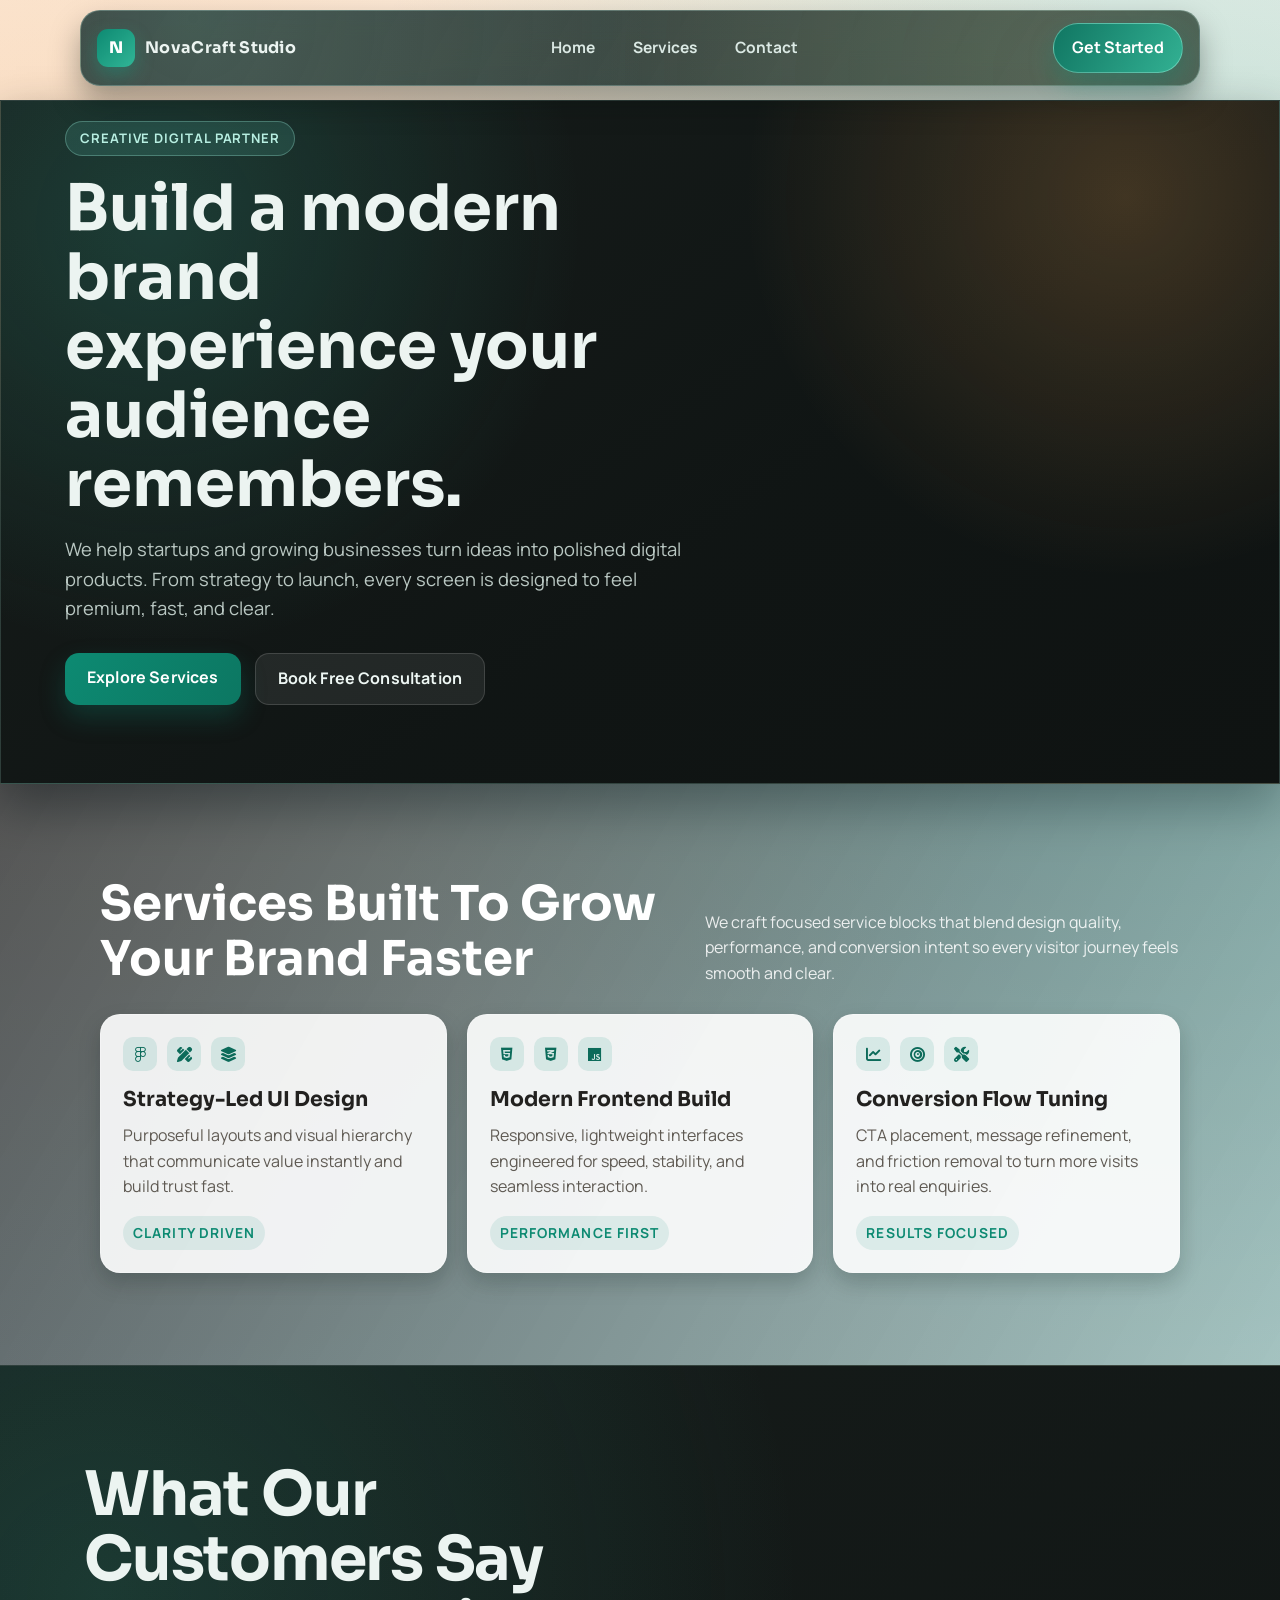
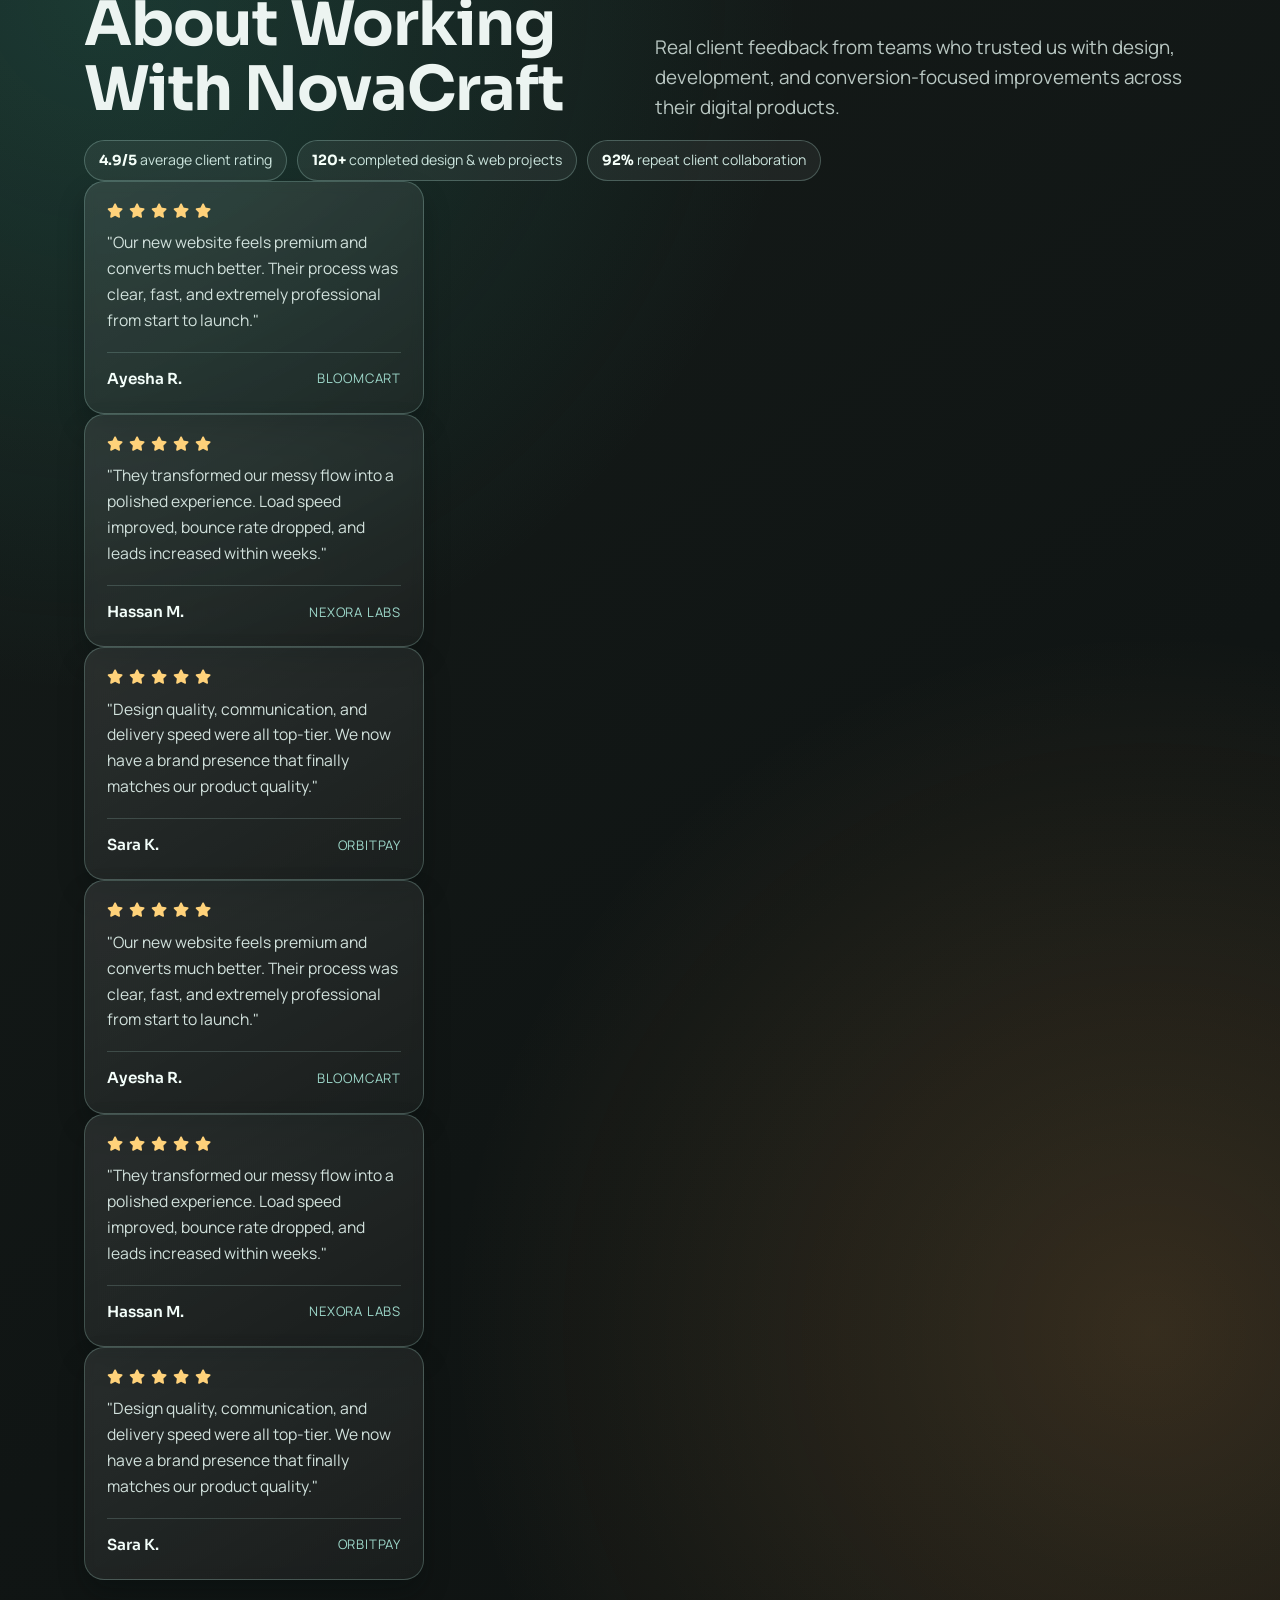
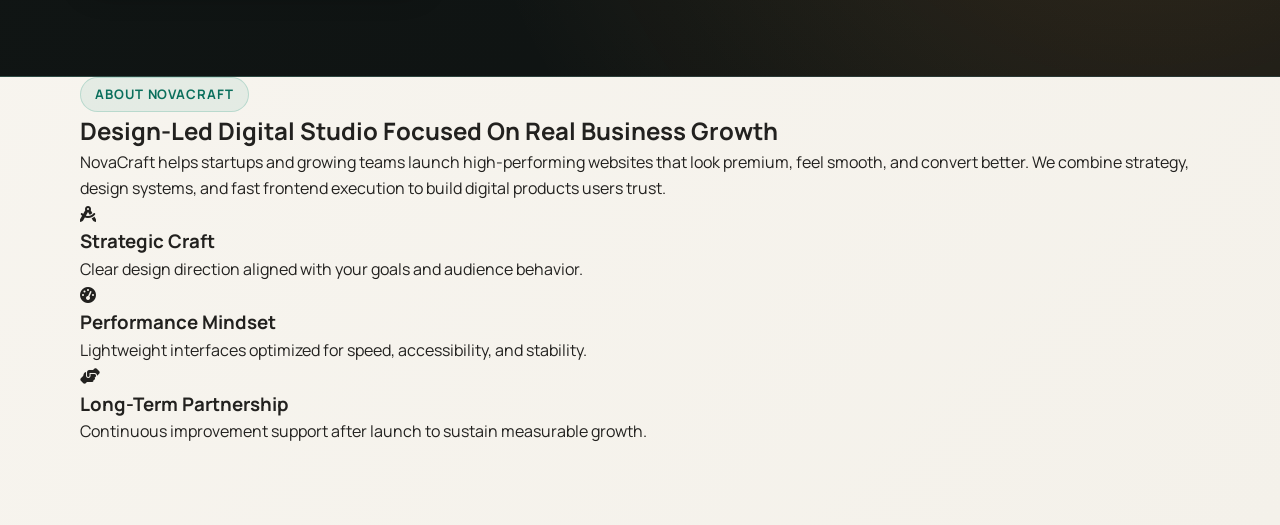
<file: index.html>
<!DOCTYPE html>
<html lang="en">
<head>
  <meta charset="UTF-8" />
  <meta name="viewport" content="width=device-width, initial-scale=1.0" />
  <title>NovaCraft Studio</title>
  <link rel="preconnect" href="https://fonts.googleapis.com" />
  <link rel="preconnect" href="https://fonts.gstatic.com" crossorigin />
  <link href="https://fonts.googleapis.com/css2?family=Manrope:wght@400;500;600;700;800&family=Sora:wght@500;600;700&display=swap" rel="stylesheet" />
  <link rel="stylesheet" href="https://cdnjs.cloudflare.com/ajax/libs/font-awesome/6.5.2/css/all.min.css" />
  <link rel="stylesheet" href="style.css" />
</head>
<body>
  <main class="page">
    <header class="site-header">
      <nav class="nav" aria-label="Primary">
        <a class="brand" href="#hero">
          <span class="brand-mark">N</span>
          <span>NovaCraft Studio</span>
        </a>
        <div class="nav-links">
          <a href="#hero">Home</a>
          <a href="#services">Services</a>
          <a href="#contact">Contact</a>
        </div>
        <a class="nav-cta" href="#contact">Get Started</a>
      </nav>
    </header>

    <section class="hero" id="hero">
      <span class="eyebrow">Creative Digital Partner</span>
      <h1>Build a modern brand experience your audience remembers.</h1>
      <p>
        We help startups and growing businesses turn ideas into polished digital products.
        From strategy to launch, every screen is designed to feel premium, fast, and clear.
      </p>
      <div class="hero-actions">
        <a class="btn btn-primary" href="#services">Explore Services</a>
        <a class="btn btn-secondary" href="#" data-open-auth="signup">Book Free Consultation</a>
      </div>
    </section>

    <section class="services" id="services">
      <div class="services-inner">
        <div class="services-head">
          <h2>Services Built To Grow Your Brand Faster</h2>
          <p>
            We craft focused service blocks that blend design quality, performance,
            and conversion intent so every visitor journey feels smooth and clear.
          </p>
        </div>

        <div class="grid">
          <article class="card">
            <div class="card-tools">
              <i class="fa-brands fa-figma" aria-hidden="true"></i>
              <i class="fa-solid fa-pen-ruler" aria-hidden="true"></i>
              <i class="fa-solid fa-layer-group" aria-hidden="true"></i>
            </div>
            <h3>Strategy-Led UI Design</h3>
            <p>Purposeful layouts and visual hierarchy that communicate value instantly and build trust fast.</p>
            <strong>Clarity Driven</strong>
          </article>
          <article class="card">
            <div class="card-tools">
              <i class="fa-brands fa-html5" aria-hidden="true"></i>
              <i class="fa-brands fa-css3-alt" aria-hidden="true"></i>
              <i class="fa-brands fa-js" aria-hidden="true"></i>
            </div>
            <h3>Modern Frontend Build</h3>
            <p>Responsive, lightweight interfaces engineered for speed, stability, and seamless interaction.</p>
            <strong>Performance First</strong>
          </article>
          <article class="card">
            <div class="card-tools">
              <i class="fa-solid fa-chart-line" aria-hidden="true"></i>
              <i class="fa-solid fa-bullseye" aria-hidden="true"></i>
              <i class="fa-solid fa-screwdriver-wrench" aria-hidden="true"></i>
            </div>
            <h3>Conversion Flow Tuning</h3>
            <p>CTA placement, message refinement, and friction removal to turn more visits into real enquiries.</p>
            <strong>Results Focused</strong>
          </article>
        </div>
      </div>
    </section>

    <section class="reviews" id="reviews">
      <div class="reviews-inner">
        <div class="reviews-head">
          <h2>What Our Customers Say About Working With NovaCraft</h2>
          <p>
            Real client feedback from teams who trusted us with design, development,
            and conversion-focused improvements across their digital products.
          </p>
        </div>
        <div class="reviews-summary">
          <span><strong>4.9/5</strong> average client rating</span>
          <span><strong>120+</strong> completed design & web projects</span>
          <span><strong>92%</strong> repeat client collaboration</span>
        </div>

        <div class="reviews-grid">
          <article class="review-card">
            <div class="review-stars">
              <i class="fa-solid fa-star" aria-hidden="true"></i>
              <i class="fa-solid fa-star" aria-hidden="true"></i>
              <i class="fa-solid fa-star" aria-hidden="true"></i>
              <i class="fa-solid fa-star" aria-hidden="true"></i>
              <i class="fa-solid fa-star" aria-hidden="true"></i>
            </div>
            <p>
              "Our new website feels premium and converts much better. Their process was clear,
              fast, and extremely professional from start to launch."
            </p>
            <div class="review-meta">
              <span class="reviewer">Ayesha R.</span>
              <span class="company">BloomCart</span>
            </div>  
          </article>

            <article class="review-card">
              <div class="review-stars">
                <i class="fa-solid fa-star" aria-hidden="true"></i>
                <i class="fa-solid fa-star" aria-hidden="true"></i>
                <i class="fa-solid fa-star" aria-hidden="true"></i>
                <i class="fa-solid fa-star" aria-hidden="true"></i>
                <i class="fa-solid fa-star" aria-hidden="true"></i>
              </div>
              <p>
                "They transformed our messy flow into a polished experience. Load speed improved,
                bounce rate dropped, and leads increased within weeks."
              </p>
              <div class="review-meta">
                <span class="reviewer">Hassan M.</span>
                <span class="company">Nexora Labs</span>
              </div>
            </article>

            <article class="review-card">
              <div class="review-stars">
                <i class="fa-solid fa-star" aria-hidden="true"></i>
                <i class="fa-solid fa-star" aria-hidden="true"></i>
                <i class="fa-solid fa-star" aria-hidden="true"></i>
                <i class="fa-solid fa-star" aria-hidden="true"></i>
                <i class="fa-solid fa-star" aria-hidden="true"></i>
              </div>
              <p>
                "Design quality, communication, and delivery speed were all top-tier.
                We now have a brand presence that finally matches our product quality."
              </p>
              <div class="review-meta">
                <span class="reviewer">Sara K.</span>
                <span class="company">OrbitPay</span>
              </div>
            </article>

            <article class="review-card" aria-hidden="true">
              <div class="review-stars">
                <i class="fa-solid fa-star" aria-hidden="true"></i>
                <i class="fa-solid fa-star" aria-hidden="true"></i>
                <i class="fa-solid fa-star" aria-hidden="true"></i>
                <i class="fa-solid fa-star" aria-hidden="true"></i>
                <i class="fa-solid fa-star" aria-hidden="true"></i>
              </div>
              <p>
                "Our new website feels premium and converts much better. Their process was clear,
                fast, and extremely professional from start to launch."
              </p>
              <div class="review-meta">
                <span class="reviewer">Ayesha R.</span>
                <span class="company">BloomCart</span>
              </div>
            </article>

            <article class="review-card" aria-hidden="true">
              <div class="review-stars">
                <i class="fa-solid fa-star" aria-hidden="true"></i>
                <i class="fa-solid fa-star" aria-hidden="true"></i>
                <i class="fa-solid fa-star" aria-hidden="true"></i>
                <i class="fa-solid fa-star" aria-hidden="true"></i>
                <i class="fa-solid fa-star" aria-hidden="true"></i>
              </div>
              <p>
                "They transformed our messy flow into a polished experience. Load speed improved,
                bounce rate dropped, and leads increased within weeks."
              </p>
              <div class="review-meta">
                <span class="reviewer">Hassan M.</span>
                <span class="company">Nexora Labs</span>
              </div>
            </article>

            <article class="review-card" aria-hidden="true">
              <div class="review-stars">
                <i class="fa-solid fa-star" aria-hidden="true"></i>
                <i class="fa-solid fa-star" aria-hidden="true"></i>
                <i class="fa-solid fa-star" aria-hidden="true"></i>
                <i class="fa-solid fa-star" aria-hidden="true"></i>
                <i class="fa-solid fa-star" aria-hidden="true"></i>
              </div>
              <p>
                "Design quality, communication, and delivery speed were all top-tier.
                We now have a brand presence that finally matches our product quality."
              </p>
              <div class="review-meta">
                <span class="reviewer">Sara K.</span>
                <span class="company">OrbitPay</span>
              </div>
            </article>
          </div>
        </div>
      </div>
    </section>

    <section class="about-novacraft" id="about-novacraft">
      <div class="about-novacraft-inner">
        <div class="about-copy">
          <span class="eyebrow">About NovaCraft</span>
          <h2>Design-Led Digital Studio Focused On Real Business Growth</h2>
          <p>
            NovaCraft helps startups and growing teams launch high-performing websites that look premium,
            feel smooth, and convert better. We combine strategy, design systems, and fast frontend execution
            to build digital products users trust.
          </p>
        </div>
        <div class="about-pillars">
          <article class="pillar">
            <i class="fa-solid fa-compass-drafting" aria-hidden="true"></i>
            <h3>Strategic Craft</h3>
            <p>Clear design direction aligned with your goals and audience behavior.</p>
          </article>
          <article class="pillar">
            <i class="fa-solid fa-gauge-high" aria-hidden="true"></i>
            <h3>Performance Mindset</h3>
            <p>Lightweight interfaces optimized for speed, accessibility, and stability.</p>
          </article>
          <article class="pillar">
            <i class="fa-solid fa-handshake-angle" aria-hidden="true"></i>
            <h3>Long-Term Partnership</h3>
            <p>Continuous improvement support after launch to sustain measurable growth.</p>
          </article>
        </div>
      </div>
    </section>
  </main>

  <div id="authModal" class="auth-modal" aria-hidden="true">
    <button type="button" class="auth-modal-backdrop" data-close-auth aria-label="Close authentication popup"></button>
    <section class="auth-modal-card" role="dialog" aria-modal="true" aria-labelledby="authTitle">
      <button type="button" class="auth-close" data-close-auth aria-label="Close">&times;</button>

      <div class="auth-tabs" role="tablist" aria-label="Authentication tabs">
        <button type="button" class="auth-tab active" data-auth-view="signin" role="tab" aria-selected="true">Sign In</button>
        <button type="button" class="auth-tab" data-auth-view="signup" role="tab" aria-selected="false">Sign Up</button>
      </div>

      <div class="auth-panel" data-auth-panel="signin">
        <h2 id="authTitle">Welcome Back</h2>
        <p class="auth-subtext">Login karein aur apna project dashboard access karein.</p>

        <form id="signinForm" class="auth-form" novalidate>
          <div class="input-group">
            <label for="signinEmail">Email Address</label>
            <input id="signinEmail" name="email" type="email" autocomplete="email" required />
          </div>

          <div class="input-group">
            <label for="signinPassword">Password</label>
            <input id="signinPassword" name="password" type="password" autocomplete="current-password" required />
          </div>

          <button class="btn btn-primary" type="submit">Sign In</button>
        </form>

        <p id="signinMessage" class="form-message" role="status" aria-live="polite"></p>
        <p class="auth-foot">New user? <button type="button" class="auth-switch" data-switch-auth="signup">Create account</button></p>
      </div>

      <div class="auth-panel hidden" data-auth-panel="signup">
        <h2>Create Account</h2>
        <p class="auth-subtext">NovaCraft par account bana kar journey start karein.</p>

        <form id="signupForm" class="auth-form" novalidate>
          <div class="input-group">
            <label for="signupName">Full Name</label>
            <input id="signupName" name="name" type="text" autocomplete="name" required />
          </div>

          <div class="input-group">
            <label for="signupEmail">Email Address</label>
            <input id="signupEmail" name="email" type="email" autocomplete="email" required />
          </div>

          <div class="input-group">
            <label for="signupPassword">Password</label>
            <input id="signupPassword" name="password" type="password" minlength="6" autocomplete="new-password" required />
          </div>

          <div class="input-group">
            <label for="signupConfirmPassword">Confirm Password</label>
            <input id="signupConfirmPassword" name="confirmPassword" type="password" minlength="6" autocomplete="new-password" required />
          </div>

          <button class="btn btn-primary" type="submit">Sign Up</button>
        </form>

        <p id="signupMessage" class="form-message" role="status" aria-live="polite"></p>
        <p class="auth-foot">Already have an account? <button type="button" class="auth-switch" data-switch-auth="signin">Sign in</button></p>
      </div>
    </section>
  </div>

  <script src="script.js"></script>
</body>
</html>
</file>
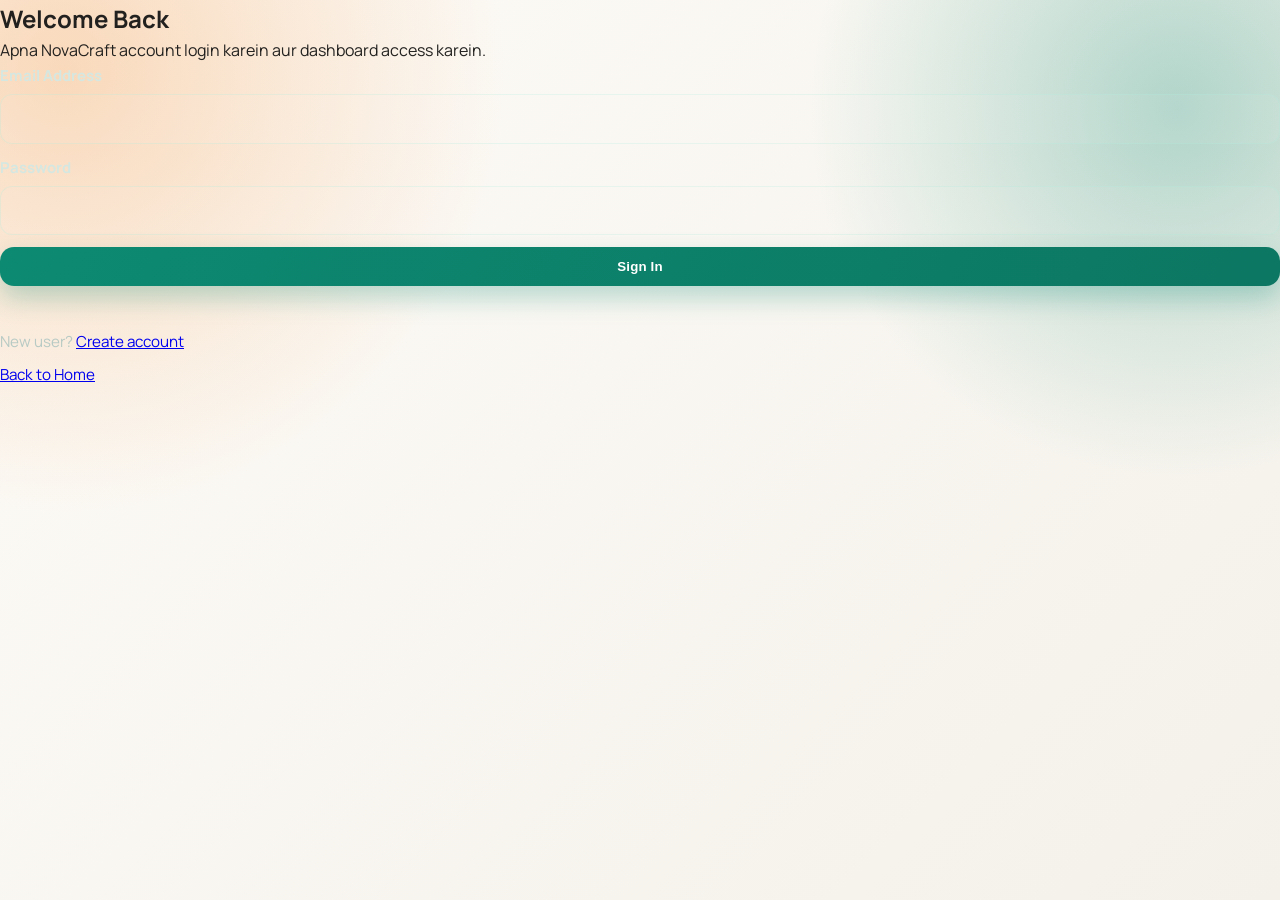
<file: signin.html>
<!DOCTYPE html>
<html lang="en">
<head>
  <meta charset="UTF-8" />
  <meta name="viewport" content="width=device-width, initial-scale=1.0" />
  <title>Sign In | NovaCraft</title>
  <link rel="preconnect" href="https://fonts.googleapis.com" />
  <link rel="preconnect" href="https://fonts.gstatic.com" crossorigin />
  <link href="https://fonts.googleapis.com/css2?family=Manrope:wght@400;500;600;700;800&family=Sora:wght@500;600;700&display=swap" rel="stylesheet" />
  <link rel="stylesheet" href="style.css" />
</head>
<body>
  <main class="auth-page">
    <section class="auth-card" aria-labelledby="signin-title">
      <h1 id="signin-title">Welcome Back</h1>
      <p>Apna NovaCraft account login karein aur dashboard access karein.</p>

      <form id="signinForm" class="auth-form" novalidate>
        <div class="input-group">
          <label for="signinEmail">Email Address</label>
          <input id="signinEmail" name="email" type="email" autocomplete="email" required />
        </div>

        <div class="input-group">
          <label for="signinPassword">Password</label>
          <input id="signinPassword" name="password" type="password" autocomplete="current-password" required />
        </div>

        <button class="btn btn-primary" type="submit">Sign In</button>
      </form>

      <p id="signinMessage" class="form-message" role="status" aria-live="polite"></p>

      <p class="auth-foot">New user? <a href="signup.html">Create account</a></p>
      <p class="auth-foot"><a href="index.html">Back to Home</a></p>
    </section>
  </main>

  <script src="script.js"></script>
</body>
</html>
</file>
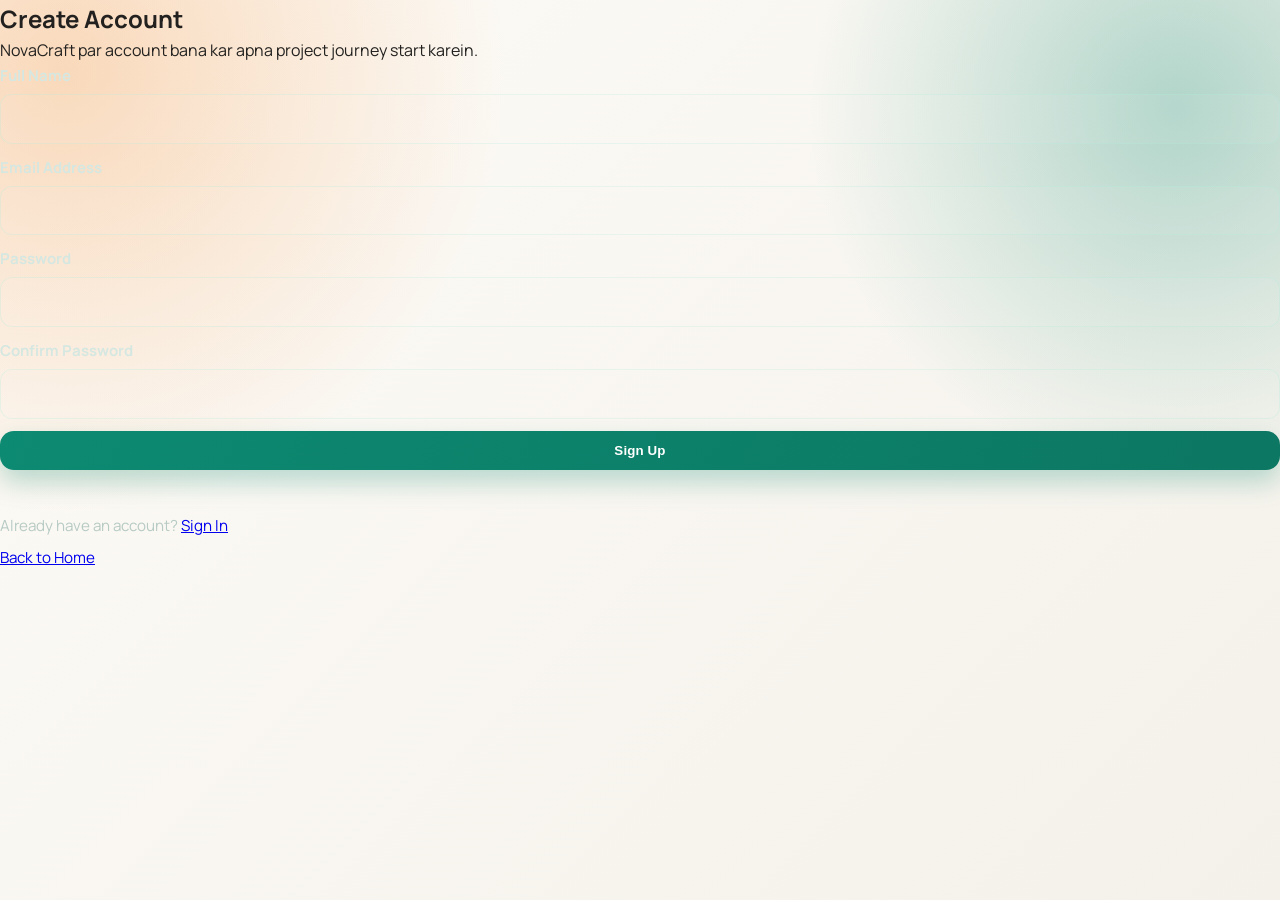
<file: signup.html>
<!DOCTYPE html>
<html lang="en">
<head>
  <meta charset="UTF-8" />
  <meta name="viewport" content="width=device-width, initial-scale=1.0" />
  <title>Sign Up | NovaCraft</title>
  <link rel="preconnect" href="https://fonts.googleapis.com" />
  <link rel="preconnect" href="https://fonts.gstatic.com" crossorigin />
  <link href="https://fonts.googleapis.com/css2?family=Manrope:wght@400;500;600;700;800&family=Sora:wght@500;600;700&display=swap" rel="stylesheet" />
  <link rel="stylesheet" href="style.css" />
</head>
<body>
  <main class="auth-page">
    <section class="auth-card" aria-labelledby="signup-title">
      <h1 id="signup-title">Create Account</h1>
      <p>NovaCraft par account bana kar apna project journey start karein.</p>

      <form id="signupForm" class="auth-form" novalidate>
        <div class="input-group">
          <label for="signupName">Full Name</label>
          <input id="signupName" name="name" type="text" autocomplete="name" required />
        </div>

        <div class="input-group">
          <label for="signupEmail">Email Address</label>
          <input id="signupEmail" name="email" type="email" autocomplete="email" required />
        </div>

        <div class="input-group">
          <label for="signupPassword">Password</label>
          <input id="signupPassword" name="password" type="password" minlength="6" autocomplete="new-password" required />
        </div>

        <div class="input-group">
          <label for="signupConfirmPassword">Confirm Password</label>
          <input id="signupConfirmPassword" name="confirmPassword" type="password" minlength="6" autocomplete="new-password" required />
        </div>

        <button class="btn btn-primary" type="submit">Sign Up</button>
      </form>

      <p id="signupMessage" class="form-message" role="status" aria-live="polite"></p>

      <p class="auth-foot">Already have an account? <a href="signin.html">Sign In</a></p>
      <p class="auth-foot"><a href="index.html">Back to Home</a></p>
    </section>
  </main>

  <script src="script.js"></script>
</body>
</html>
</file>
<file: style.css>
:root {
  --bg-main: #f4f1ea;
  --bg-card: rgba(255, 255, 255, 0.8);
  --ink: #22211f;
  --muted: #5f5a53;
  --accent: #0d8a72;
  --ring: rgba(13, 138, 114, 0.25);
  --shadow: 0 18px 40px rgba(24, 29, 27, 0.12);
  --radius-xl: 28px;
  --radius-lg: 20px;
}

* {
  box-sizing: border-box;
  margin: 0;
  padding: 0;
}

body {
  font-family: "Manrope", sans-serif;
  color: var(--ink);
  background:
    radial-gradient(circle at 5% 8%, rgba(244, 162, 89, 0.38), transparent 30%),
    radial-gradient(circle at 92% 12%, rgba(13, 138, 114, 0.3), transparent 26%),
    linear-gradient(135deg, #fdfbf7 0%, #f4f1ea 100%);
  min-height: 100vh;
  line-height: 1.6;
  overflow-x: hidden;
}

body.modal-open {
  overflow: hidden;
}

.page {
  width: min(1120px, 92%);
  margin: 0 auto;
  padding: 0 0 80px;
}

.site-header {
  position: sticky;
  top: 0;
  z-index: 1000;
  padding: 10px 0 14px;
}

.nav {
  width: min(1220px, 100%);
  margin: 0 auto;
  padding: 12px 16px;
  display: grid;
  grid-template-columns: auto 1fr auto;
  align-items: center;
  gap: 16px;
  border-radius: 20px;
  border: 1px solid rgba(193, 238, 227, 0.28);
  background:
    radial-gradient(circle at 10% 10%, rgba(117, 224, 202, 0.18), transparent 45%),
    radial-gradient(circle at 88% 84%, rgba(255, 190, 120, 0.14), transparent 48%),
    linear-gradient(120deg, rgba(12, 20, 24, 0.82), rgba(8, 42, 36, 0.74));
  box-shadow: 0 16px 30px rgba(6, 14, 12, 0.34);
  backdrop-filter: blur(14px) saturate(140%);
}

.brand {
  display: inline-flex;
  align-items: center;
  gap: 10px;
  color: #ecf4f1;
  text-decoration: none;
  font-family: "Sora", sans-serif;
  font-weight: 700;
  letter-spacing: 0.02em;
  white-space: nowrap;
}

.brand-mark {
  width: 38px;
  height: 38px;
  border-radius: 11px;
  display: inline-flex;
  align-items: center;
  justify-content: center;
  font-weight: 800;
  color: #fff;
  background: linear-gradient(135deg, #0d8a72, #31b596);
  box-shadow: 0 8px 18px rgba(18, 170, 140, 0.35);
}

.nav-links {
  display: flex;
  align-items: center;
  justify-content: center;
  gap: 10px;
  flex-wrap: wrap;
}

.nav-links a {
  display: inline-flex;
  align-items: center;
  text-decoration: none;
  color: #dbe9e4;
  font-weight: 700;
  font-size: 0.97rem;
  padding: 8px 14px;
  border-radius: 999px;
  transition: background-color 0.25s ease, color 0.25s ease, transform 0.25s ease;
}

.nav-links a:hover,
.nav-links a:focus-visible {
  background: rgba(94, 207, 183, 0.18);
  color: #ffffff;
  transform: translateY(-1px);
  outline: none;
}

.nav-cta {
  display: inline-flex;
  align-items: center;
  justify-content: center;
  padding: 11px 18px;
  border-radius: 999px;
  border: 1px solid rgba(175, 255, 236, 0.4);
  background: linear-gradient(120deg, rgba(12, 119, 98, 0.95), rgba(49, 181, 150, 0.95));
  color: #fff;
  text-decoration: none;
  font-weight: 700;
  white-space: nowrap;
  box-shadow: 0 12px 24px rgba(13, 138, 114, 0.34);
  transition: transform 0.25s ease, box-shadow 0.25s ease;
}

.nav-cta:hover,
.nav-cta:focus-visible {
  transform: translateY(-2px);
  box-shadow: 0 16px 30px rgba(13, 138, 114, 0.42);
  outline: none;
}

.site-navbar-wrap {
  position: sticky;
  top: 0;
  z-index: 1000;
  padding: 10px clamp(12px, 3vw, 28px);
  background:
    radial-gradient(circle at 12% 18%, rgba(53, 181, 154, 0.22), transparent 34%),
    radial-gradient(circle at 88% 14%, rgba(255, 176, 90, 0.2), transparent 30%),
    linear-gradient(145deg, #171d1b 0%, #101514 60%, #0f1312 100%);
}

.site-navbar {
  width: min(1220px, 100%);
  margin: 0 auto;
  padding: 10px 14px;
  display: grid;
  grid-template-columns: auto 1fr auto;
  align-items: center;
  gap: 14px;
  border-radius: 18px;
  border: 1px solid rgba(193, 238, 227, 0.32);
  background:
    radial-gradient(circle at 10% 10%, rgba(117, 224, 202, 0.2), transparent 45%),
    radial-gradient(circle at 88% 84%, rgba(255, 190, 120, 0.16), transparent 48%),
    linear-gradient(120deg, rgba(12, 20, 24, 0.62), rgba(8, 42, 36, 0.58));
  box-shadow: 0 16px 30px rgba(6, 14, 12, 0.34);
  backdrop-filter: blur(14px) saturate(140%);
}

.hero {
  margin-top: 0;
  width: 100vw;
  margin-left: calc(50% - 50vw);
  margin-right: calc(50% - 50vw);
  padding: 20px clamp(20px, 5vw, 68px) 78px;
  /* border-radius: var(--radius-xl); */
  background:
    radial-gradient(circle at 12% 18%, rgba(53, 181, 154, 0.22), transparent 34%),
    radial-gradient(circle at 88% 14%, rgba(255, 176, 90, 0.2), transparent 30%),
    linear-gradient(145deg, #171d1b 0%, #101514 60%, #0f1312 100%);
  border: 1px solid rgba(170, 236, 221, 0.2);
  box-shadow: 0 22px 46px rgba(5, 8, 7, 0.45);
  backdrop-filter: blur(8px);
  animation: rise 0.8s ease-out both;
  color: #ecf4f1;
}

.hero-nav {
  display: flex;
  justify-content: center;
  flex: 1;
}

.hero-top {
  display: flex;
  align-items: center;
  justify-content: space-between;
  gap: 14px;
  margin-bottom: 100px;
  padding: 12px 18px;
  border-radius: 24px;
  border: 1px solid rgba(160, 228, 212, 0.28);
  background: linear-gradient(120deg, rgba(31, 64, 56, 0.82), rgba(47, 62, 49, 0.45));
  box-shadow: 0 10px 26px rgba(6, 18, 14, 0.4);
}

.hero-logo {
  display: inline-flex;
  align-items: center;
  gap: 10px;
  color: #ecf4f1;
  text-decoration: none;
  font-family: "Sora", sans-serif;
  font-weight: 700;
  letter-spacing: 0.02em;
}

.hero-logo-mark {
  width: 38px;
  height: 38px;
  border-radius: 11px;
  display: inline-flex;
  align-items: center;
  justify-content: center;
  font-weight: 800;
  color: #fff;
  background: linear-gradient(135deg, #0d8a72, #31b596);
  box-shadow: 0 8px 18px rgba(18, 170, 140, 0.35);
}

.hero-cta-animated {
  display: inline-flex;
  align-items: center;
  gap: 8px;
  padding: 11px 18px;
  border-radius: 999px;
  border: 1px solid rgba(175, 255, 236, 0.4);
  background: linear-gradient(120deg, rgba(12, 119, 98, 0.95), rgba(49, 181, 150, 0.95));
  color: #fff;
  text-decoration: none;
  font-weight: 700;
  box-shadow: 0 12px 24px rgba(13, 138, 114, 0.34);
  animation: pulseGlow 1.8s ease-in-out infinite;
  transition: transform 0.25s ease;
}

.hero-cta-animated:hover {
  transform: translateY(-2px);
}

.hero-nav ul {
  list-style: none;
  display: flex;
  align-items: center;
  justify-content: center;
  gap: 12px;
  flex-wrap: wrap;
  padding: 0;
  border-radius: 0;
  background: transparent;
  border: 0;
}

.hero-nav a {
  display: inline-block;
  text-decoration: none;
  color: #dbe9e4;
  font-weight: 700;
  font-size: 0.97rem;
  padding: 8px 14px;
  border-radius: 999px;
  transition: background-color 0.25s ease, color 0.25s ease, transform 0.25s ease;
}

.hero-nav a:hover {
  background: rgba(94, 207, 183, 0.18);
  color: #ffffff;
  transform: translateY(-1px);
}

.hero .eyebrow {
  border: 1px solid rgba(145, 219, 201, 0.35);
  background: rgba(93, 200, 178, 0.16);
  color: #b8efe2;
}

.eyebrow {
  display: inline-flex;
  align-items: center;
  gap: 8px;
  padding: 6px 14px;
  border-radius: 999px;
  border: 1px solid rgba(13, 138, 114, 0.2);
  background: rgba(13, 138, 114, 0.08);
  font-size: 0.82rem;
  font-weight: 700;
  letter-spacing: 0.07em;
  text-transform: uppercase;
  color: #0a6f5c;
}

.hero h1 {
  margin-top: 18px;
  font-family: "Sora", sans-serif;
  font-size: clamp(2rem, 5vw, 4rem);
  line-height: 1.08;
  max-width: 11.5ch;
}

.hero p {
  margin-top: 16px;
  max-width: 56ch;
  font-size: clamp(1rem, 2vw, 1.15rem);
  color: #b9c7c2;
}

.hero-actions {
  margin-top: 30px;
  display: flex;
  gap: 14px;
  flex-wrap: wrap;
}

.btn {
  text-decoration: none;
  border-radius: 14px;
  padding: 12px 22px;
  font-weight: 700;
  letter-spacing: 0.01em;
  transition: transform 0.25s ease, box-shadow 0.25s ease;
  border: none;
  cursor: pointer;
}

.btn-primary {
  color: #fff;
  background: linear-gradient(120deg, #0d8a72, #0c7762);
  box-shadow: 0 12px 26px rgba(13, 138, 114, 0.28);
}

.btn-secondary {
  color: #2f2d29;
  background: rgba(255, 255, 255, 0.95);
  border: 1px solid rgba(34, 33, 31, 0.12);
}

.hero .btn-secondary {
  color: #eef7f4;
  background: rgba(255, 255, 255, 0.08);
  border: 1px solid rgba(255, 255, 255, 0.14);
}

.hero .btn-secondary:hover {
  background: rgba(255, 255, 255, 0.14);
}

.btn:hover {
  transform: translateY(-2px);
}

.services {
  margin-top: 0;
  width: 100vw;
  margin-left: calc(50% - 50vw);
  margin-right: calc(50% - 50vw);
  padding: clamp(56px, 8vw, 92px) clamp(20px, 5vw, 70px);
  background:
    linear-gradient(120deg, rgba(14, 22, 29, 0.7), rgba(92, 151, 151, 0.54)),
    url("https://images.unsplash.com/photo-1518770660439-4636190af475?auto=format&fit=crop&w=1920&q=80") center/cover no-repeat;
  overflow: hidden;
  animation: rise 0.8s ease-out 0.18s both;
}

.services-inner {
  width: min(1080px, 100%);
  margin: 0 auto;
  display: grid;
  gap: 28px;
}

.services-head {
  display: grid;
  grid-template-columns: 1.1fr 0.9fr;
  gap: 24px;
  align-items: end;
}

.services-head h2 {
  font-family: "Sora", sans-serif;
  font-size: clamp(1.8rem, 4vw, 3rem);
  line-height: 1.15;
  max-width: 17ch;
  color: #ffffff;
}

.services-head p {
  margin-top: 0;
  color: rgba(255, 255, 255, 0.86);
  max-width: 58ch;
  font-size: 1rem;
}

.grid {
  display: grid;
  grid-template-columns: repeat(3, minmax(0, 1fr));
  gap: 20px;
}

.card {
  padding: 22px;
  border-radius: var(--radius-lg);
  background: rgba(255, 255, 255, 0.9);
  border: 1px solid rgba(255, 255, 255, 0.25);
  box-shadow: 0 10px 22px rgba(6, 19, 16, 0.2);
  transition: transform 0.25s ease, box-shadow 0.25s ease;
}

.card:hover {
  transform: translateY(-4px);
  box-shadow: 0 16px 28px rgba(24, 29, 27, 0.12);
}

.card h3 {
  font-family: "Sora", sans-serif;
  font-size: 1.28rem;
  margin-bottom: 10px;
  line-height: 1.25;
}

.card-tools {
  display: flex;
  gap: 10px;
  margin-bottom: 16px;
}

.card-tools i {
  width: 34px;
  height: 34px;
  border-radius: 10px;
  display: inline-flex;
  align-items: center;
  justify-content: center;
  background: rgba(13, 138, 114, 0.12);
  color: #0c6b5a;
  font-size: 0.95rem;
}

.card p {
  color: var(--muted);
  font-size: 1rem;
}

.card strong {
  display: inline-block;
  margin-top: 16px;
  color: var(--accent);
  font-size: 0.86rem;
  letter-spacing: 0.08em;
  text-transform: uppercase;
  padding: 6px 10px;
  border-radius: 999px;
  background: rgba(13, 138, 114, 0.1);
}

.reviews {
  margin-top: 0;
  width: 100vw;
  margin-left: calc(50% - 50vw);
  margin-right: calc(50% - 50vw);
  padding: clamp(56px, 9vw, 96px) clamp(20px, 5vw, 72px);
  background:
    radial-gradient(circle at 8% 12%, rgba(53, 181, 154, 0.2), transparent 34%),
    radial-gradient(circle at 90% 82%, rgba(255, 176, 90, 0.16), transparent 36%),
    linear-gradient(145deg, #161c1a 0%, #101514 62%, #0f1312 100%);
  border-top: 1px solid rgba(170, 236, 221, 0.2);
  border-bottom: 1px solid rgba(170, 236, 221, 0.14);
}

.reviews-inner {
  width: 100%;
  margin: 0 auto;
  padding-inline: clamp(8px, 2vw, 20px);
}

.reviews-head {
  display: grid;
  grid-template-columns: 1fr 1fr;
  gap: 30px;
  align-items: end;
  margin: 0 auto;
  width: min(1360px, 100%);
}

.reviews-head h2 {
  font-family: "Sora", sans-serif;
  font-size: clamp(2rem, 4.8vw, 4rem);
  line-height: 1.06;
  max-width: 14ch;
  color: #ecf4f1;
  letter-spacing: -0.02em;
}

.reviews-head p {
  color: #b9c7c2;
  font-size: clamp(1rem, 1.8vw, 1.18rem);
  max-width: 60ch;
}

.reviews-summary {
  margin: 18px auto 0;
  width: min(1360px, 100%);
  display: flex;
  gap: 10px;
  flex-wrap: wrap;
}

.reviews-summary span {
  padding: 8px 14px;
  border-radius: 999px;
  border: 1px solid rgba(188, 238, 227, 0.26);
  background: rgba(255, 255, 255, 0.06);
  color: #cbe4dd;
  font-size: 0.88rem;
}

.reviews-summary strong {
  color: #f5fff9;
  font-family: "Sora", sans-serif;
}

.reviews-marquee {
  margin-top: 26px;
  overflow: hidden;
  width: 100%;
  mask-image: linear-gradient(to right, transparent, #000 4%, #000 96%, transparent);
}

.reviews-track {
  display: flex;
  width: max-content;
  animation: reviewsScroll 26s linear infinite;
  gap: 18px;
}

.review-card {
  width: min(340px, 78vw);
  flex: 0 0 auto;
  padding: 22px;
  border-radius: 20px;
  border: 1px solid rgba(184, 237, 225, 0.24);
  background: linear-gradient(150deg, rgba(255, 255, 255, 0.1), rgba(255, 255, 255, 0.04));
  backdrop-filter: blur(6px);
  color: #e9f5f1;
  box-shadow: 0 14px 26px rgba(4, 12, 10, 0.26);
}

.review-stars {
  display: flex;
  gap: 6px;
  color: #ffd27a;
  font-size: 0.9rem;
  margin-bottom: 12px;
}

.review-card p {
  font-size: 0.98rem;
  line-height: 1.65;
  color: #d2e2dd;
}

.review-meta {
  margin-top: 18px;
  padding-top: 14px;
  border-top: 1px solid rgba(190, 239, 228, 0.18);
  display: flex;
  justify-content: space-between;
  gap: 10px;
  align-items: center;
}

.reviewer {
  font-family: "Sora", sans-serif;
  font-weight: 600;
  font-size: 0.95rem;
  color: #f4fffb;
}

.company {
  font-size: 0.82rem;
  letter-spacing: 0.06em;
  text-transform: uppercase;
  color: #9ed8ca;
}

.auth-modal {
  position: fixed;
  inset: 0;
  z-index: 1000;
  display: grid;
  place-items: center;
  padding: 18px;
  opacity: 0;
  pointer-events: none;
  transition: opacity 0.35s ease;
}

.auth-modal.is-open {
  opacity: 1;
  pointer-events: auto;
}

.auth-modal-backdrop {
  position: absolute;
  inset: 0;
  border: 0;
  background: rgba(6, 12, 10, 0.65);
  backdrop-filter: blur(4px);
  cursor: pointer;
}

.auth-modal-card {
  position: relative;
  z-index: 1;
  width: min(500px, 100%);
  border-radius: 24px;
  border: 1px solid rgba(170, 236, 221, 0.2);
  background:
    radial-gradient(circle at 82% 8%, rgba(255, 176, 90, 0.16), transparent 30%),
    linear-gradient(145deg, #161c1a 0%, #111815 65%, #0e1211 100%);
  color: #e9f5f1;
  box-shadow: 0 22px 50px rgba(4, 10, 8, 0.55);
  padding: 24px;
  transform: translateY(24px) scale(0.96);
  opacity: 0;
  transition: transform 0.35s ease, opacity 0.35s ease;
}

.auth-modal.is-open .auth-modal-card {
  transform: translateY(0) scale(1);
  opacity: 1;
}

.auth-close {
  position: absolute;
  top: 10px;
  right: 10px;
  width: 34px;
  height: 34px;
  border-radius: 50%;
  border: 1px solid rgba(180, 238, 224, 0.32);
  background: rgba(18, 33, 29, 0.8);
  color: #d4ece6;
  font-size: 1.3rem;
  line-height: 1;
  cursor: pointer;
  transition: transform 0.2s ease, background-color 0.2s ease;
}

.auth-close:hover {
  transform: rotate(90deg);
  background: rgba(30, 56, 49, 0.9);
}

.auth-tabs {
  display: grid;
  grid-template-columns: 1fr 1fr;
  gap: 10px;
  margin-bottom: 18px;
}

.auth-tab {
  border: 1px solid rgba(174, 243, 226, 0.26);
  background: rgba(255, 255, 255, 0.06);
  color: #cde3dd;
  border-radius: 12px;
  padding: 10px 14px;
  font: inherit;
  font-weight: 700;
  cursor: pointer;
  transition: background-color 0.25s ease, color 0.25s ease, border-color 0.25s ease;
}

.auth-tab.active {
  color: #ffffff;
  border-color: rgba(143, 235, 211, 0.8);
  background: linear-gradient(120deg, rgba(13, 138, 114, 0.85), rgba(49, 181, 150, 0.8));
}

.auth-panel h2 {
  font-family: "Sora", sans-serif;
  font-size: clamp(1.45rem, 3.4vw, 2rem);
  margin-bottom: 4px;
}

.auth-subtext {
  color: #b8cbc5;
  margin-bottom: 16px;
}

.auth-form {
  display: grid;
  gap: 12px;
}

.input-group {
  display: grid;
  gap: 6px;
}

.input-group label {
  font-size: 0.94rem;
  font-weight: 700;
  color: #d5e7e1;
}

.input-group input {
  width: 100%;
  border: 1px solid rgba(173, 235, 220, 0.25);
  border-radius: 12px;
  padding: 11px 12px;
  font: inherit;
  color: #e8f4f0;
  background: rgba(255, 255, 255, 0.06);
}

.input-group input:focus {
  outline: none;
  border-color: rgba(104, 233, 197, 0.9);
  box-shadow: 0 0 0 3px rgba(13, 138, 114, 0.3);
}

.form-message {
  margin-top: 12px;
  font-size: 0.95rem;
  font-weight: 700;
  min-height: 24px;
}

.form-message.error {
  color: #ff9a98;
}

.form-message.success {
  color: #92efcc;
}

.auth-foot {
  margin-top: 8px;
  color: #b7cac4;
  font-size: 0.95rem;
}

.auth-switch {
  border: 0;
  background: transparent;
  color: #82e8cb;
  font: inherit;
  font-weight: 700;
  cursor: pointer;
  text-decoration: underline;
  text-decoration-thickness: 1px;
  text-underline-offset: 3px;
}

.hidden {
  display: none !important;
}

@keyframes rise {
  from {
    opacity: 0;
    transform: translateY(22px);
  }

  to {
    opacity: 1;
    transform: translateY(0);
  }
}

@keyframes pulseGlow {

  0%,
  100% {
    box-shadow: 0 10px 22px rgba(13, 138, 114, 0.28);
  }

  50% {
    box-shadow: 0 16px 30px rgba(66, 219, 182, 0.48);
  }
}

@keyframes reviewsScroll {
  from {
    transform: translateX(0);
  }
  to {
    transform: translateX(calc(-50% - 9px));
  }
}

@media (max-width: 900px) {
  .nav {
    grid-template-columns: 1fr;
    justify-items: center;
    gap: 12px;
  }

  .nav-links {
    order: 3;
  }

  .site-navbar {
    grid-template-columns: 1fr;
    justify-items: center;
    gap: 10px;
  }

  .site-navbar .hero-logo,
  .site-navbar .hero-cta-animated {
    justify-self: center;
  }

  .services-head {
    grid-template-columns: 1fr;
  }

  .services-head p {
    margin-top: 4px;
  }

  .grid {
    grid-template-columns: repeat(2, minmax(0, 1fr));
  }

  .reviews-head {
    grid-template-columns: 1fr;
    gap: 16px;
  }

  .about-novacraft-inner {
    grid-template-columns: 1fr;
  }
}

@media (max-width: 640px) {
  .site-header {
    padding: 8px 0 10px;
  }

  .nav {
    padding: 12px;
    border-radius: 18px;
  }

  .site-navbar-wrap {
    padding: 8px 10px;
  }

  .site-navbar {
    padding: 10px;
  }

  .page {
    padding: 0 0 44px;
  }

  .hero {
    padding: 18px 18px 48px;
  }

  .hero-top {
    flex-direction: column;
    align-items: stretch;
    margin-bottom: 46px;
    padding: 14px;
  }

  .hero-nav {
    width: 100%;
  }

  .hero-nav ul {
    justify-content: flex-start;
  }

  .services {
    margin-top: 0;
    padding: 24px 14px;
  }

  .grid {
    grid-template-columns: 1fr;
  }

  .reviews {
    margin-top: 0;
    padding: 44px 14px;
  }

  .reviews-track {
    animation-duration: 32s;
  }

  .reviews-summary {
    gap: 8px;
  }

  .review-card {
    width: min(300px, 82vw);
  }

  .about-novacraft {
    padding: 44px 14px;
  }

  .auth-modal-card {
    padding: 20px;
  }
}
</file>
